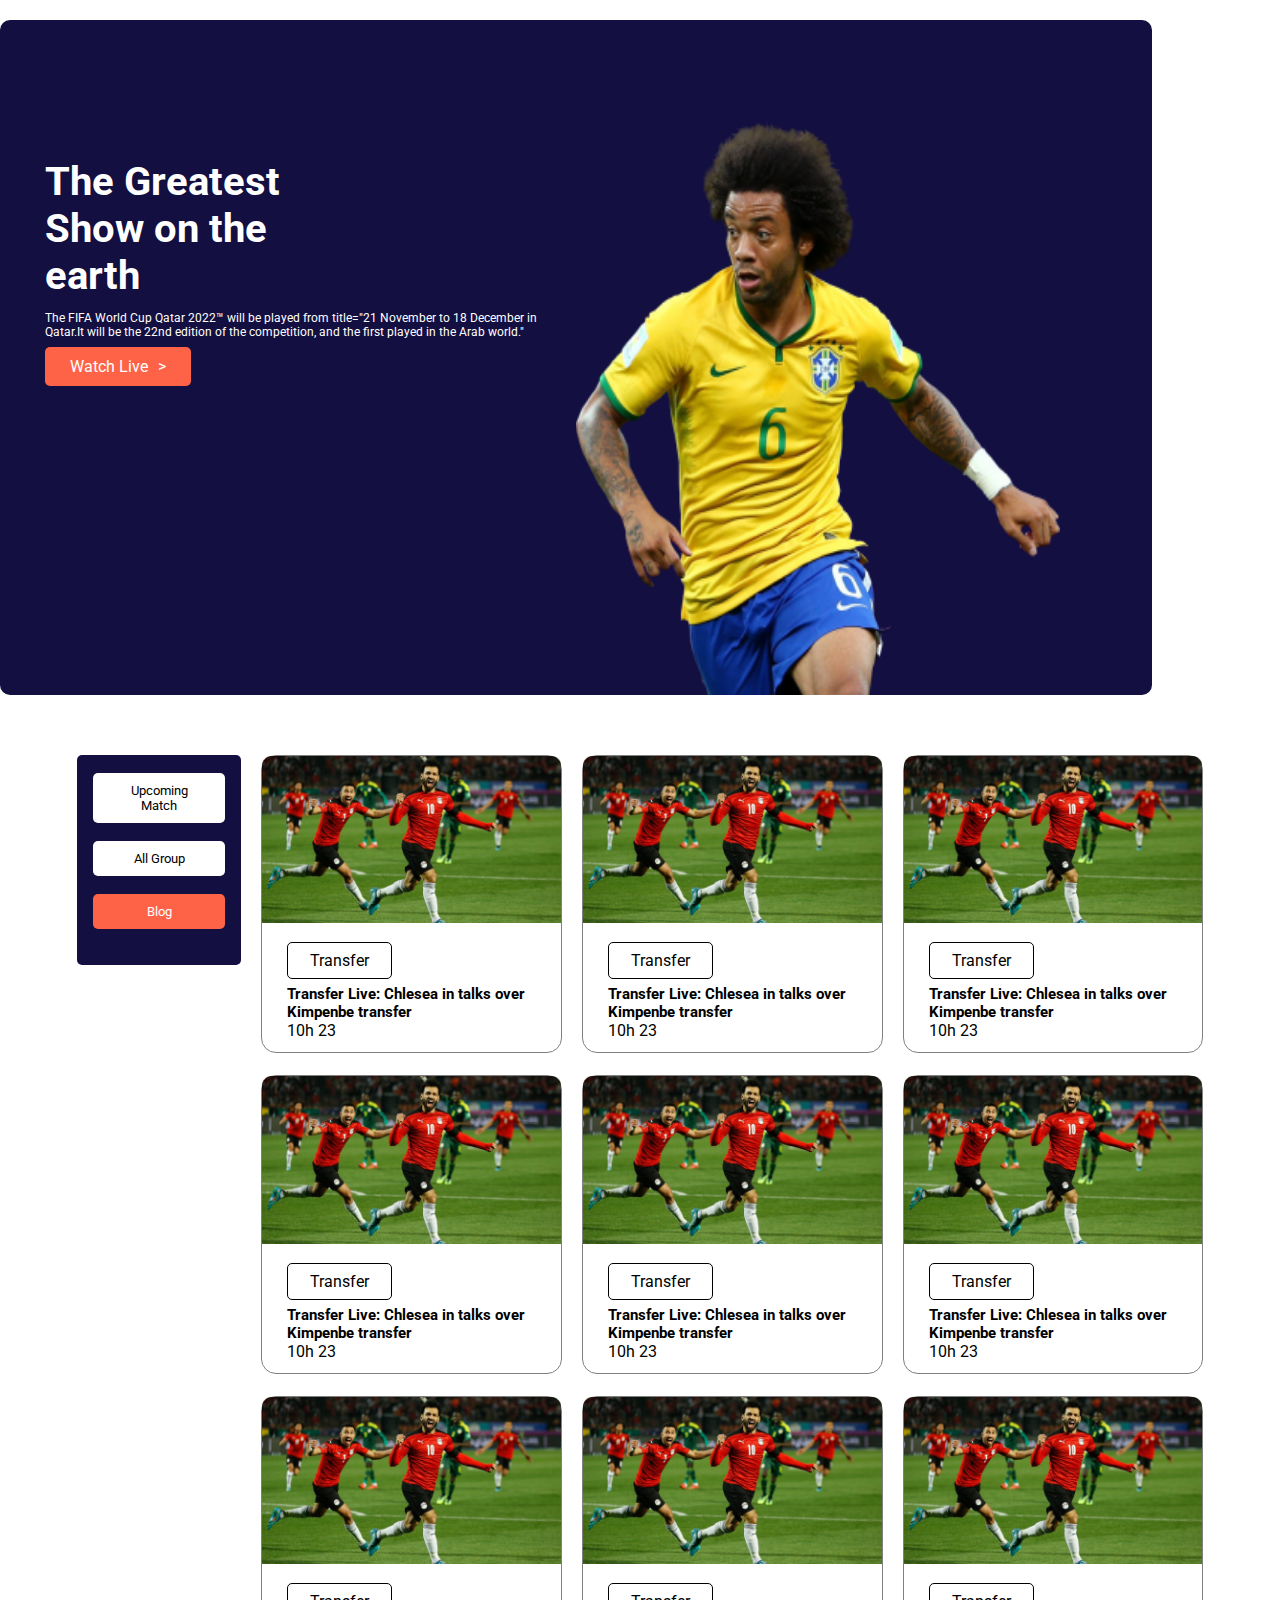
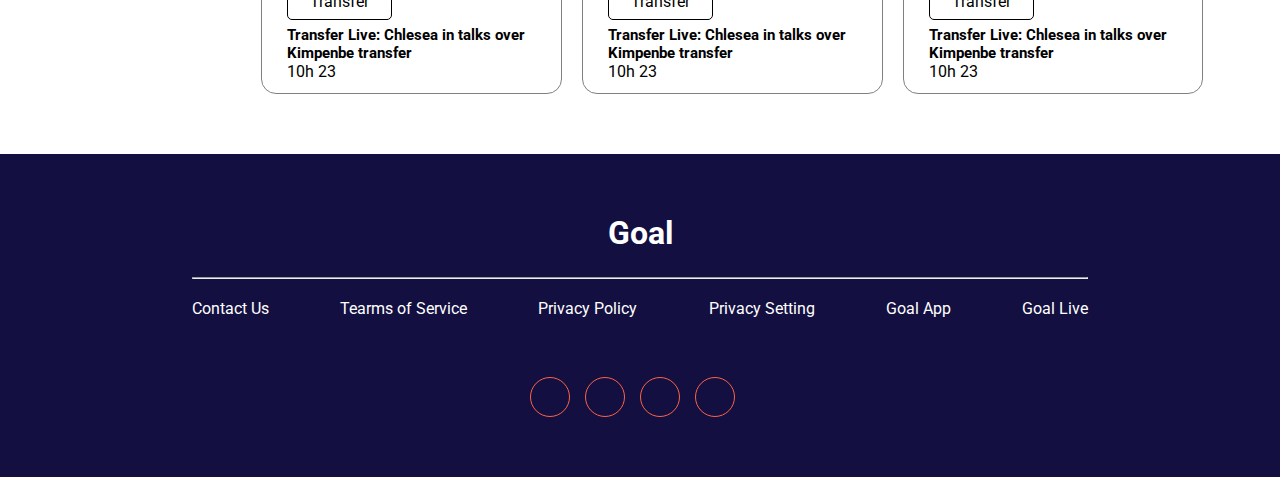
<file: index.html>
<!DOCTYPE html>
<html lang="en">

<head>
    <meta charset="UTF-8">
    <meta http-equiv="X-UA-Compatible" content="IE=edge">
    <meta name="viewport" content="width=device-width, initial-scale=1.0">
    <title>World-Cup</title>
    <!------------Google Font------------>
    <link rel="preconnect" href="https://fonts.gstatic.com" crossorigin>
    <link href="https://fonts.googleapis.com/css2?family=Roboto:wght@100;300;400;700&display=swap" rel="stylesheet">
    <!------------font awesome ------------>
    <link rel="stylesheet" href="https://cdnjs.cloudflare.com/ajax/libs/font-awesome/6.1.1/css/all.min.css"
        integrity="sha512-KfkfwYDsLkIlwQp6LFnl8zNdLGxu9YAA1QvwINks4PhcElQSvqcyVLLD9aMhXd13uQjoXtEKNosOWaZqXgel0g=="
        crossorigin="anonymous" referrerpolicy="no-referrer" />
    <link href="https://cdn.jsdelivr.net/npm/bootstrap@5.2.0-beta1/dist/css/bootstrap.min.css" rel="stylesheet"
        integrity="sha384-0evHe/X+R7YkIZDRvuzKMRqM+OrBnVFBL6DOitfPri4tjfHxaWutUpFmBp4vmVor" crossorigin="anonymous">

    <link rel="stylesheet" href="styles/style.css">

</head>

<body>
    <!-----------Header Section------------>
    <header class="container">
        <div class="header-title">
            <h1>The Greatest<br> Show on the<br> earth</h1>
            <div class="header-sub-title">
                <p class="short-text">The FIFA World Cup Qatar 2022™ will be played from title="21 November to 18
                    December in
                    Qatar.It will be the
                    22nd
                    edition of the competition, and the first played in the Arab world."</p>
            </div>
            <div class="header-btn-div">
                <a class="header-btn" href="#" target="_blank">Watch Live<span class="btn-span">&#x3e</span></a>
            </div>
        </div>
        <div class="header-image">
            <img src="image/header-img.png" alt="">
        </div>
    </header>

    <main>
        <!-----------Match Section------------>
        <section class="match-container">
            <div class="match-left-div">
                <div class="match-left-sub-div">
                    <a class="left-btn" href="upcoming.html" target="_blank">Upcoming Match</a>
                </div>
                <div class="match-left-sub-div">
                    <a class="left-btn white" href="#" target="_blank">All Group</a>
                </div>
                <div class="match-left-sub-div">
                    <a class="left-btn red" href="#" target="_blank">Blog</a>
                </div>
            </div>
            <div class="match-right-card">
                <div class="match-cards">
                    <div class="match-card">
                        <div class="card-image">
                            <img src="image/blog-image.png" alt="">
                        </div>
                        <div class="card-detail">
                            <div class="card-btn">
                                <a class="card-btn-link" href="#" target="_blank">Transfer</a>
                            </div>
                            <div class="card-title">
                                <h5>Transfer Live: Chlesea in talks over Kimpenbe transfer</h5>
                            </div>
                            <div class="card-info">
                                <i class="fa-regular fa-clock"></i>
                                10h
                                <i class="fa-regular fa-message"></i>
                                23
                            </div>
                        </div>
                    </div>
                    <div class="match-card">
                        <div class="card-image">
                            <img src="image/blog-image.png" alt="">
                        </div>
                        <div class="card-detail">
                            <div class="card-btn">
                                <a class="card-btn-link" href="#" target="_blank">Transfer</a>
                            </div>
                            <div class="card-title">
                                <h5>Transfer Live: Chlesea in talks over Kimpenbe transfer</h5>
                            </div>
                            <div class="card-info">
                                <i class="fa-regular fa-clock"></i>
                                10h
                                <i class="fa-regular fa-message"></i>
                                23
                            </div>
                        </div>
                    </div>
                    <div class="match-card">
                        <div class="card-image">
                            <img src="image/blog-image.png" alt="">
                        </div>
                        <div class="card-detail">
                            <div class="card-btn">
                                <a class="card-btn-link" href="#" target="_blank">Transfer</a>
                            </div>
                            <div class="card-title">
                                <h5>Transfer Live: Chlesea in talks over Kimpenbe transfer</h5>
                            </div>
                            <div class="card-info">
                                <i class="fa-regular fa-clock"></i>
                                10h
                                <i class="fa-regular fa-message"></i>
                                23
                            </div>
                        </div>
                    </div>
                    <div class="match-card">
                        <div class="card-image">
                            <img src="image/blog-image.png" alt="">
                        </div>
                        <div class="card-detail">
                            <div class="card-btn">
                                <a class="card-btn-link" href="#" target="_blank">Transfer</a>
                            </div>
                            <div class="card-title">
                                <h5>Transfer Live: Chlesea in talks over Kimpenbe transfer</h5>
                            </div>
                            <div class="card-info">
                                <i class="fa-regular fa-clock"></i>
                                10h
                                <i class="fa-regular fa-message"></i>
                                23
                            </div>
                        </div>
                    </div>
                    <div class="match-card">
                        <div class="card-image">
                            <img src="image/blog-image.png" alt="">
                        </div>
                        <div class="card-detail">
                            <div class="card-btn">
                                <a class="card-btn-link" href="#" target="_blank">Transfer</a>
                            </div>
                            <div class="card-title">
                                <h5>Transfer Live: Chlesea in talks over Kimpenbe transfer</h5>
                            </div>
                            <div class="card-info">
                                <i class="fa-regular fa-clock"></i>
                                10h
                                <i class="fa-regular fa-message"></i>
                                23
                            </div>
                        </div>
                    </div>
                    <div class="match-card">
                        <div class="card-image">
                            <img src="image/blog-image.png" alt="">
                        </div>
                        <div class="card-detail">
                            <div class="card-btn">
                                <a class="card-btn-link" href="#" target="_blank">Transfer</a>
                            </div>
                            <div class="card-title">
                                <h5>Transfer Live: Chlesea in talks over Kimpenbe transfer</h5>
                            </div>
                            <div class="card-info">
                                <i class="fa-regular fa-clock"></i>
                                10h
                                <i class="fa-regular fa-message"></i>
                                23
                            </div>
                        </div>
                    </div>
                    <div class="match-card">
                        <div class="card-image">
                            <img src="image/blog-image.png" alt="">
                        </div>
                        <div class="card-detail">
                            <div class="card-btn">
                                <a class="card-btn-link" href="#" target="_blank">Transfer</a>
                            </div>
                            <div class="card-title">
                                <h5>Transfer Live: Chlesea in talks over Kimpenbe transfer</h5>
                            </div>
                            <div class="card-info">
                                <i class="fa-regular fa-clock"></i>
                                10h
                                <i class="fa-regular fa-message"></i>
                                23
                            </div>
                        </div>
                    </div>
                    <div class="match-card">
                        <div class="card-image">
                            <img src="./image/blog-image.png" alt="">
                        </div>
                        <div class="card-detail">
                            <div class="card-btn">
                                <a class="card-btn-link" href="#" target="_blank">Transfer</a>
                            </div>
                            <div class="card-title">
                                <h5>Transfer Live: Chlesea in talks over Kimpenbe transfer</h5>
                            </div>
                            <div class="card-info">
                                <i class="fa-regular fa-clock"></i>
                                10h
                                <i class="fa-regular fa-message"></i>
                                23
                            </div>
                        </div>
                    </div>
                    <div class="match-card">
                        <div class="card-image">
                            <img src="image/blog-image.png" alt="">
                        </div>
                        <div class="card-detail">
                            <div class="card-btn">
                                <a class="card-btn-link" href="#" target="_blank">Transfer</a>
                            </div>
                            <div class="card-title">
                                <h5>Transfer Live: Chlesea in talks over Kimpenbe transfer</h5>
                            </div>
                            <div class="card-info">
                                <i class="fa-regular fa-clock"></i>
                                10h
                                <i class="fa-regular fa-message"></i>
                                23
                            </div>
                        </div>
                    </div>

                </div>
            </div>
        </section>
        <div class="view-all">
            <a class="view-all-btn" href="#" target="_blank">View All</a>
        </div>
    </main>

    <!-----------Footer Section------------>

    <footer>
        <h3>Goal</h3>
        <div class="footer-details">
            <hr>
            <div class="footer-detail">
                <div class="footer-sub-title">
                    <p>Contact Us</p>
                </div>
                <div class="footer-sub-title">
                    <p>Tearms of Service</p>
                </div>
                <div class="footer-sub-title">
                    <p>Privacy Policy</p>
                </div>
                <div class="footer-sub-title">
                    <p>Privacy Setting</p>
                </div>
                <div class="footer-sub-title">
                    <p>Goal App</p>
                </div>
                <div class="footer-sub-title">
                    <p>Goal Live</p>
                </div>
            </div>
        </div>
        <div class="footer-contact-link">
            <i class="fa-brands icon fa-twitter "></i>
            <i class="fab icon fa-facebook-f"></i>
            <i class="fab icon fa-instagram"></i>
            <i class="fab icon fa-linkedin-in"></i>
        </div>
    </footer>
</body>

</html>
</file>
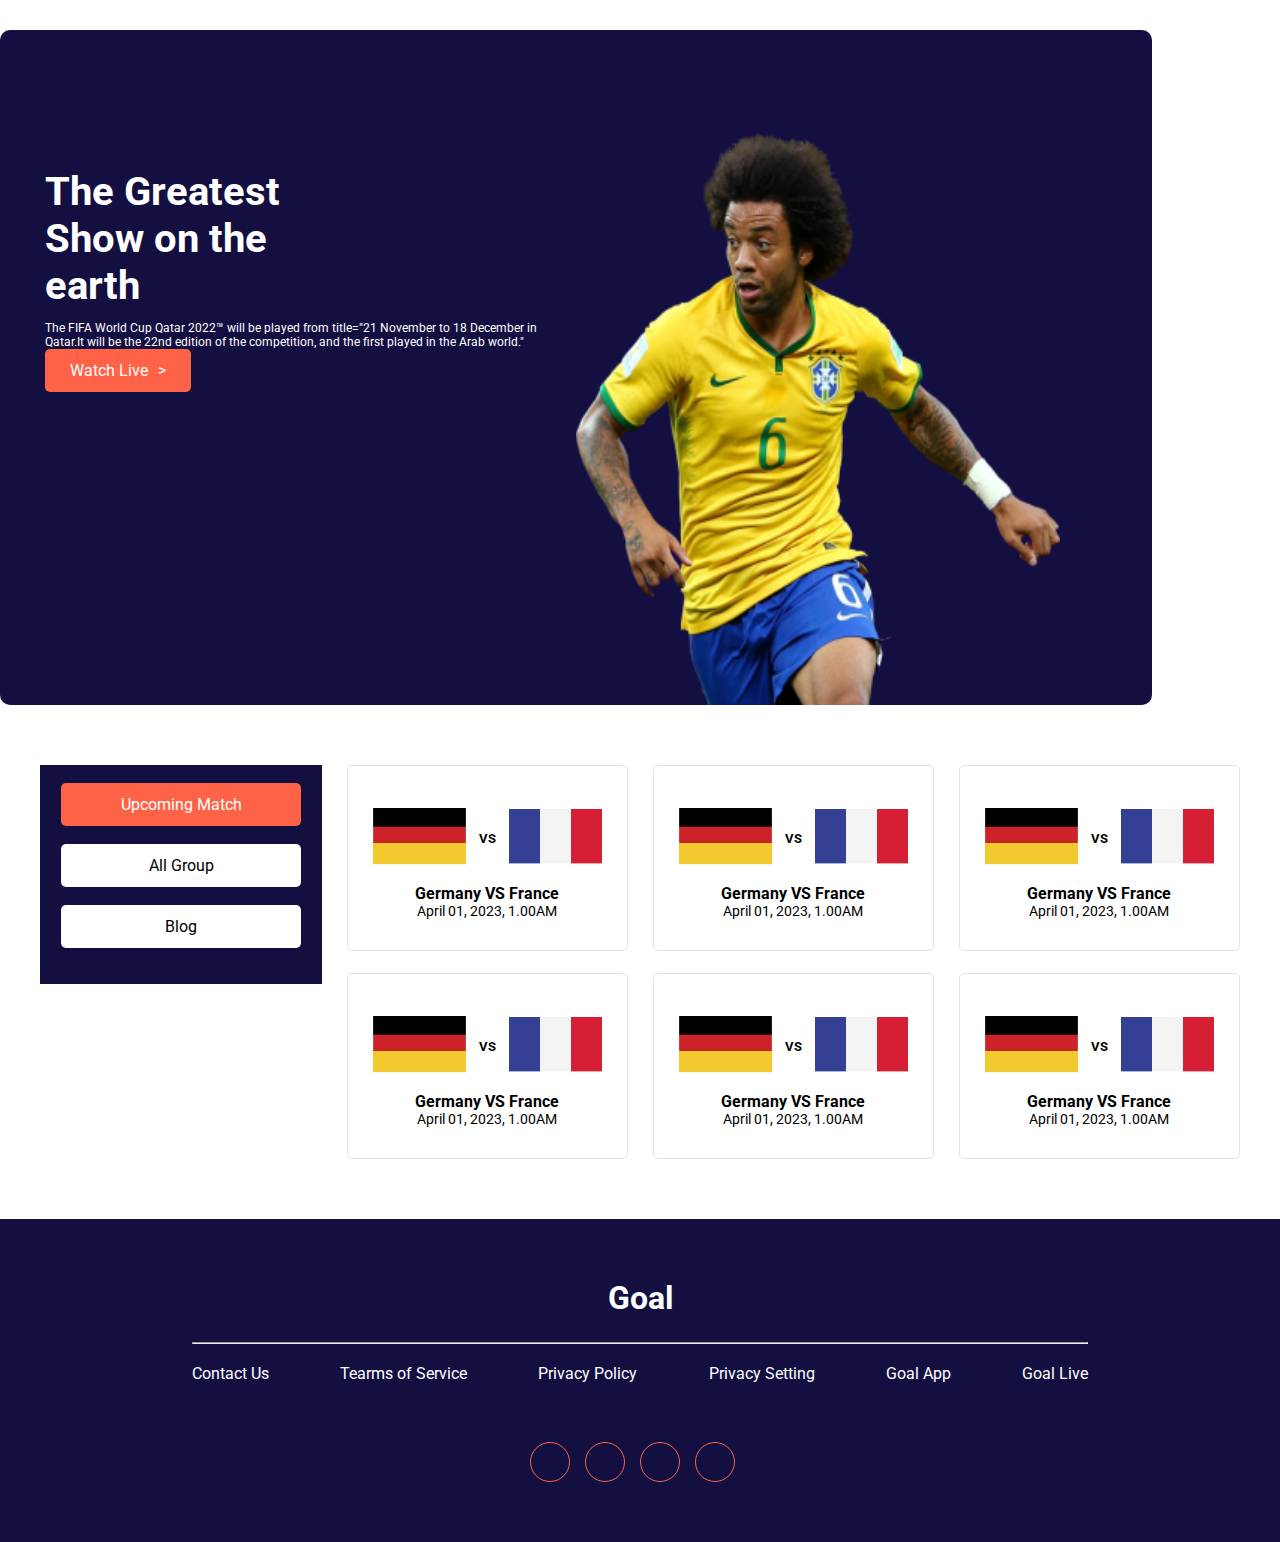
<file: upcoming.html>
<!DOCTYPE html>
<html lang="en">

<head>
    <meta charset="UTF-8">
    <meta http-equiv="X-UA-Compatible" content="IE=edge">
    <meta name="viewport" content="width=device-width, initial-scale=1.0">
    <title>Upcoming Match</title>

    <!------------Google Font------------>
    <link rel="preconnect" href="https://fonts.gstatic.com" crossorigin>
    <link href="https://fonts.googleapis.com/css2?family=Roboto:wght@100;300;400;700&display=swap" rel="stylesheet">
    <!------------font awesome ------------>
    <link rel="stylesheet" href="https://cdnjs.cloudflare.com/ajax/libs/font-awesome/6.1.1/css/all.min.css"
        integrity="sha512-KfkfwYDsLkIlwQp6LFnl8zNdLGxu9YAA1QvwINks4PhcElQSvqcyVLLD9aMhXd13uQjoXtEKNosOWaZqXgel0g=="
        crossorigin="anonymous" referrerpolicy="no-referrer" />
    <link href="https://cdn.jsdelivr.net/npm/bootstrap@5.2.0-beta1/dist/css/bootstrap.min.css" rel="stylesheet"
        integrity="sha384-0evHe/X+R7YkIZDRvuzKMRqM+OrBnVFBL6DOitfPri4tjfHxaWutUpFmBp4vmVor" crossorigin="anonymous">

    <link rel="stylesheet" href="styles/upcoming.css">

</head>

<body>
    <!-----------Header Section------------>
    <header class="container">
        <div class="header-title">
            <h1>The Greatest<br> Show on the<br> earth</h1>
            <div class="header-sub-title">
                <p class="short-text">The FIFA World Cup Qatar 2022™ will be played from title="21 November to 18
                    December in
                    Qatar.It will be the
                    22nd
                    edition of the competition, and the first played in the Arab world."</p>
            </div>
            <div class="header-btn-div">
                <a class="header-btn" href="#" target="_blank">Watch Live<span class="btn-span">&#x3e</span></a>
            </div>
        </div>
        <div class="header-image">
            <img src="image/header-img.png" alt="">
        </div>
    </header>

    <main>
        <!-----------Match Section------------>
        <section class="match-container">
            <div class="match-left-div">
                <div class="match-left-sub-div">
                    <a class="left-btn  red" href="#" target="_blank">Upcoming Match</a>
                </div>
                <div class="match-left-sub-div">
                    <a class="left-btn" href="#" target="_blank">All Group</a>
                </div>
                <div class="match-left-sub-div">
                    <a class="left-btn" href="#" target="_blank">Blog</a>
                </div>
            </div>

            <div class="match-right-card">
                <div class="match-cards">
                    <div class="match-card">
                        <div class="card-image">
                            <div class="match-image-garmany">
                                <img src="image/Flag1.png" alt="Flag">
                            </div>
                            <div class="vs">
                                <span>VS</span>
                            </div>
                            <div class="match-image-franch">
                                <img src="image/Flag2.png" alt="">
                            </div>
                        </div>
                        <div class="card-detail">
                            <h5>Germany VS France</h5>
                            <p>April 01, 2023, 1.00AM</p>
                        </div>
                    </div>
                </div>
                <div class="match-cards">
                    <div class="match-card">
                        <div class="card-image">
                            <div class="match-image-garmany">
                                <img src="image/Flag1.png" alt="">
                            </div>
                            <div class="vs">
                                <span>VS</span>
                            </div>
                            <div class="match-image-franch">
                                <img src="image/Flag2.png" alt="">
                            </div>
                        </div>
                        <div class="card-detail">
                            <h5>Germany VS France</h5>
                            <p>April 01, 2023, 1.00AM</p>
                        </div>
                    </div>
                </div>
                <div class="match-cards">
                    <div class="match-card">
                        <div class="card-image">
                            <div class="match-image-garmany">
                                <img src="image/Flag1.png" alt="">
                            </div>
                            <div class="vs">
                                <span>VS</span>
                            </div>
                            <div class="match-image-franch">
                                <img src="image/Flag2.png" alt="">
                            </div>
                        </div>
                        <div class="card-detail">
                            <h5>Germany VS France</h5>
                            <p>April 01, 2023, 1.00AM</p>
                        </div>
                    </div>
                </div>
                <div class="match-cards">
                    <div class="match-card">
                        <div class="card-image">
                            <div class="match-image-garmany">
                                <img src="image/Flag1.png" alt="">
                            </div>
                            <div class="vs">
                                <span>VS</span>
                            </div>
                            <div class="match-image-franch">
                                <img src="image/Flag2.png" alt="">
                            </div>
                        </div>
                        <div class="card-detail">
                            <h5>Germany VS France</h5>
                            <p>April 01, 2023, 1.00AM</p>
                        </div>
                    </div>
                </div>
                <div class="match-cards">
                    <div class="match-card">
                        <div class="card-image">
                            <div class="match-image-garmany">
                                <img src="image/Flag1.png" alt="">
                            </div>
                            <div class="vs">
                                <span>VS</span>
                            </div>
                            <div class="match-image-franch">
                                <img src="image/Flag2.png" alt="">
                            </div>
                        </div>
                        <div class="card-detail">
                            <h5>Germany VS France</h5>
                            <p>April 01, 2023, 1.00AM</p>
                        </div>
                    </div>
                </div>
                <div class="match-cards">
                    <div class="match-card">
                        <div class="card-image">
                            <div class="match-image-garmany">
                                <img src="image/Flag1.png" alt="">
                            </div>
                            <div class="vs">
                                <span>VS</span>
                            </div>
                            <div class="match-image-franch">
                                <img src="image/Flag2.png" alt="">
                            </div>
                        </div>
                        <div class="card-detail">
                            <h5>Germany VS France</h5>
                            <p>April 01, 2023, 1.00AM</p>
                        </div>
                    </div>
                </div>

            </div>
        </section>
    </main>
    <!-----------Footer Section------------>

    <footer>
        <h3>Goal</h3>
        <div class="footer-details">
            <hr>
            <div class="footer-detail">
                <div class="footer-sub-title">
                    <p>Contact Us</p>
                </div>
                <div class="footer-sub-title">
                    <p>Tearms of Service</p>
                </div>
                <div class="footer-sub-title">
                    <p>Privacy Policy</p>
                </div>
                <div class="footer-sub-title">
                    <p>Privacy Setting</p>
                </div>
                <div class="footer-sub-title">
                    <p>Goal App</p>
                </div>
                <div class="footer-sub-title">
                    <p>Goal Live</p>
                </div>
            </div>
        </div>
        <div class="footer-contact-link">
            <i class="fa-brands fa-twitter "></i>
            <i class="fab fa-facebook-f"></i>
            <i class="fab fa-instagram"></i>
            <i class="fab fa-linkedin-in"></i>
        </div>
    </footer>
</body>

</html>
</file>
<file: styles/style.css>
* {
    margin: 0;
    padding: 0;
    box-sizing: border-box;
}

/*---------Common Styles or Utilities--------*/
body {
    font-family: 'Roboto', sans-serif;
}

:root {
    --navy-blue: #130f40;
    --white: #fff;
}

/*-----------Header Section-----------*/

.container {
    width: 90%;
    height: 75vh;
    background-color: var(--navy-blue);
    display: flex;
    margin-top: 20px;
    border-radius: 10px;

}

.header-title {
    width: 50%;
    padding-top: 12%;
    padding-left: 45px;
    color: var(--white);
}

.header-title h1 {
    font-size: 2.5em;
    font-weight: bold;
}

.short-text {
    font-size: 0.75em;
    padding-top: 12px;
}

.header-btn-div {
    padding-top: 18px;
}

.header-btn {
    text-decoration: none;
    background: tomato;
    color: #fff;
    padding: 10px 25px;
    border-radius: 5px;
    transition: .5s;
}

.header-btn:hover {
    background: none;
    border: 1px solid orange;
    color: orange;
    padding: 10px 25px;
    cursor: pointer;
}

.btn-span {
    padding-left: 10px;
}

.header-image {
    width: 50%;

}

.header-image img {
    width: 84%;
    height: 75vh;
    padding-top: 100px;
}

/*-----------Match Section-----------*/

.match-container {
    width: 88%;
    display: flex;
    padding-top: 60px;
    margin: 0 auto;

}

.match-left-div {
    width: 20%;
    height: 210px;
    background-color: var(--navy-blue);
    text-align: center;
    border-radius: 5px;
    margin-bottom: 50px;
}

.left-btn {
    background: white;
    color: black;
    font-size: 0.80em;
    padding: 10px 20px;
    border-radius: 5px;
    text-decoration: none;
    display: inline-block;
    margin-top: 18px;
    width: 80%;
}

.red {
    background-color: tomato;
    color: var(--white);
}

.match-cards {
    display: grid;
    grid-template-columns: repeat(3, 1fr);
    grid-row-gap: 22px;
}

.card-image img {
    width: 100%;
}

.card-detail {
    padding: 12px 25px;
}

.match-card {
    margin-left: 20px;
    border: 1px solid gray;
    border-radius: 15px;
}

.card-btn {
    padding-top: 12px;
}


.card-btn-link {
    text-decoration: none;
    color: black;
    padding: 8px 22px;
    border: 1px solid black;
    border-radius: 5px;
}

.card-title h5 {
    padding-top: 15px;
    font-size: 0.95em;
    font-weight: bold;
}

.card-info i {
    font-size: 0.85em;
    text-align: center;
}

.view-all {
    margin-top: 62px;
    margin-left: 45%;
    display: none;
}

.view-all-btn {
    text-decoration: none;
    background: tomato;
    color: #fff;
    padding: 12px 25px;
    border-radius: 5px;
    transition: .5s;
}

.view-all-btn a:hover {
    background: none;
    border: 1px solid orange;
    color: orange;
    padding: 9px 19px;
    cursor: pointer;
}

/*-----------Footer Section-----------*/

footer {
    background-color: var(--navy-blue);
    margin-top: 60px;
}

footer h3 {
    font-size: 2em;
    color: var(--white);
    text-align: center;
    padding-top: 60px;
    padding-bottom: 25px;
}

hr {
    width: 100%;
    color: #b2bec3;
    text-align: center;
}

.footer-details {
    width: 70%;
    height: 100px;
    margin: 0 auto;
}

.footer-detail {
    display: flex;
    justify-content: space-between;
    color: var(--white);
    padding-top: 20px;
}

.footer-sub-title {
    font-size: 1em;
}

.footer-contact-link {
    display: flex;
    justify-content: center;
    align-items: center;
    padding-bottom: 60px;

}

.footer-contact-link i {
    width: 40px;
    height: 40px;
    line-height: 40px;
    font-size: 22px;
    color: var(--white);
    text-align: center;
    border: 1px solid tomato;
    margin-right: 15px;
    border-radius: 50%;
    transition: 0.5s;
    cursor: pointer;
}

.footer-contact-link i:hover {
    background: none;
    transform: translateY(-10px);
    border: 1px solid orange;
    color: orange;
    cursor: pointer;
}

/* -----------------
     Media Querise
---------------- */

/*-------- Mobile Devices--------- */
@media only screen and (max-width: 688px) {
    .container {
        width: 90%;
        height: 40%;
        flex-direction: column;
    }

    .header-title {
        width: 100%;
        padding-top: 10vh;
        text-align: center;
    }

    .header-title h1 {
        font-size: 2.2em;
        padding-right: 50px;
        margin-bottom: 10px;
    }

    .header-sub-title {
        width: 60%;
        overflow: hidden;
        margin: 0 auto;
    }

    .short-text {
        white-space: nowrap;
        overflow: hidden;
        text-overflow: ellipsis;
        font-size: 0.95em;
        padding-top: 12px;
    }

    .short-text {
        font-size: 0.75em;
        padding-top: 12px;
        padding-right: 40px;
    }

    .header-btn-div {
        padding-top: 12px;
        padding-right: 40px;
    }

    .header-image {
        margin: 0 auto;
        margin-top: 20px;
    }

    .header-image img {
        width: 100%;
        padding-top: 25px;
    }

    .match-container {
        width: 88%;
        display: flex;
        flex-direction: column;
        align-items: center;
        padding-top: 40px;
        text-align: center;
    }

    .match-left-div {
        width: 80%;
        background-color: white;
        text-align: center;
    }

    .left-btn {
        text-decoration: none;
        background: var(--white);
        color: black;
        font-size: 1.2em;
        padding: 12px 35px;
        border-radius: 5px;
        transition: .5s;
        display: inline-block;
        margin-top: 18px;
        border: 1px solid gray;
    }

    .red {
        background-color: tomato;
        color: var(--white);
        border: none;
    }


    .match-cards {
        display: grid;
        grid-template-columns: repeat(3, 1fr);
        grid-row-gap: 20px;

    }

    .match-card {
        margin-left: 18px;
        border: 1px solid gray;
        border-radius: 15px;
    }

    .card-image img {
        width: 100%;
    }

    .card-detail {
        padding: 12px 25px;
    }

    .card-btn {
        padding-top: 12px;
    }

    .card-btn-link {
        text-decoration: none;
        color: black;
        padding: 8px 22px;
        border: 1px solid black;
        border-radius: 5px;
    }

    .card-title h5 {
        padding-top: 15px;
        font-size: 0.95em;
        font-weight: bold;
    }

    .card-info i {
        font-size: 0.85em;
        text-align: center;
    }

    .view-all {
        margin-top: 62px;
        margin-left: 45%;
        display: none;
    }

    .view-all-btn {
        text-decoration: none;
        background: tomato;
        color: #fff;
        padding: 12px 25px;
        border-radius: 5px;
        transition: .5s;
    }

    .view-all-btn a:hover {
        background: none;
        border: 1px solid orange;
        color: orange;
        padding: 9px 19px;
        cursor: pointer;
    }

    /*-----------Footer Section-----------*/

    footer {
        background-color: var(--navy-blue);
        margin-top: 60px;
    }

    footer h3 {
        font-size: 1.8em;
    }

    .footer-detail {
        display: flex;
        flex-direction: column;
        align-items: center;
    }

    .footer-contact-link {
        margin-top: 35%;
    }

    .view-all {
        display: none;
    }
}

/*-------- Tablet Devices--------- */
@media only screen and (min-width:689px) and (max-width:992px) {
    .container {
        width: 90%;
        height: 90vh;
    }

    .header-title {
        width: 50%;
        padding-top: 30px;
    }

    .header-image {
        width: 50%;
    }

    .header-image img {
        width: 100%;
        height: 90vh;
    }

    .header-title h1 {
        font-size: 1.8em;
    }

    .header-title p {
        font-size: 0.70em;
        padding-top: 8px;
    }


    .match-container {
        display: grid;
        grid-template-columns: repeat(1, 1fr);
        text-align: center;
        margin-right: 50px;
    }

    .match-left-div {
        width: 100%;
        height: 80px;
        font-size: 20px;
        display: flex;
        flex-direction: row;
        justify-content: space-between;
        background-color: white;
    }



    .match-left-sub-div {
        width: 25%;
        margin: 5px;
    }

    .left-btn {
        background-color: white;
        border: 1px solid grey;
        text-decoration: none;
        background: var(--white);
        color: black;
        font-size: 0.80em;
        padding: 10px 20px;
        border-radius: 5px;
        display: inline-block;
        margin-top: 18px;
    }

    .red {
        background-color: tomato;
        color: var(--white);
        margin-top: 32px;
        padding: 15px 10px;
    }

    .white {
        margin-top: 32px;
        padding: 15px 10px;
    }


    .match-right-card {
        margin-top: 40px;
    }


    .match-cards {
        grid-template-columns: repeat(2, 1fr);

    }

    .view-all {
        display: block;
    }

    .footer-detail {
        display: flex;
        flex-grow: row;
        justify-content: space-between;
        align-items: flex-start;
        padding-right: 8px;
        margin-right: 10px;
    }

    .footer-contact-link {
        margin-top: 20px;
    }

    .footer-sub-title p {
        padding: 12px;
        margin-right: 15px;

    }

}
</file>
<file: styles/upcoming.css>
* {
    margin: 0;
    padding: 0;
    box-sizing: border-box;
}

/*---------Common Styles or Utilities--------*/
body {
    font-family: 'Roboto', sans-serif;
}

:root {
    --navy-blue: #130f40;
    --white: #fff;
    --gray: #dfe4ea;
}

/*-----------Header Section-----------*/

.container {
    width: 90%;
    height: 75vh;
    background-color: var(--navy-blue);
    display: flex;
    margin-top: 30px;
    border-radius: 10px;
}

.header-title {
    width: 50%;
    padding-top: 12%;
    padding-left: 45px;
    color: var(--white);
}

.header-title h1 {
    font-size: 2.5em;
    font-weight: bold;
}

.header-title p {
    font-size: 0.75em;
    padding-top: 12px;
}

.header-btn-div {
    padding-top: 12px;
}

.header-btn {
    text-decoration: none;
    background: tomato;
    color: #fff;
    padding: 12px 25px;
    border-radius: 5px;
    transition: .5s;
}

.header-btn:hover {
    background: none;
    border: 1px solid orange;
    color: orange;
    padding: 9px 19px;
    cursor: pointer;
}

.btn-span {
    padding-left: 10px;
}

.header-image {
    width: 50%;

}

.header-image img {
    width: 84%;
    height: 75vh;
    padding-top: 100px;
}

/*-----------Match Section-----------*/

.match-container {
    width: 100%;
    display: flex;
    justify-content: center;
    padding-top: 60px;
}

.match-left-div {
    width: 22%;
    height: 219px;
    background-color: var(--navy-blue);
    text-align: center;
}

.left-btn {
    text-decoration: none;
    background: var(--white);
    color: black;
    font-size: 1em;
    padding: 12px 28px;
    border-radius: 5px;
    transition: .5s;
    display: inline-block;
    margin-top: 18px;
    width: 85%;
}

.red {
    background-color: tomato;
    color: var(--white);
}

.match-right-card {
    display: grid;
    grid-template-columns: repeat(3, 1fr);
    grid-row-gap: 22px;

}

.match-cards {
    margin-left: 25px;
    border: 1px solid var(--gray);
    border-radius: 5px;
    padding: 42px 25px 30px;
}

.card-image {
    display: flex;
    align-items: center;
}

.vs {
    padding: 0 12px 0;
    font-size: 0.80em;
    font-weight: bold;
}

.card-detail h5 {
    padding-top: 15px;
    font-size: 1em;
    font-weight: bold;
    text-align: center;
}

.card-detail p {
    font-size: 0.90em;
    text-align: center;
}

/*-----------Footer Section-----------*/

footer {
    background-color: var(--navy-blue);
    margin-top: 60px;
}

footer h3 {
    font-size: 2em;
    color: var(--white);
    text-align: center;
    padding-top: 60px;
    padding-bottom: 25px;
}

hr {
    width: 100%;
    color: #b2bec3;
    text-align: center;
}

.footer-details {
    width: 70%;
    height: 100px;
    margin: 0 auto;
}

.footer-detail {
    display: flex;
    justify-content: space-between;
    color: var(--white);
    padding-top: 20px;
}

.footer-sub-title {
    font-size: 1em;
}

.footer-contact-link {
    display: flex;
    justify-content: center;
    align-items: center;
    padding-bottom: 60px;

}

.footer-contact-link i {
    width: 40px;
    height: 40px;
    line-height: 40px;
    font-size: 22px;
    color: var(--white);
    text-align: center;
    border: 1px solid tomato;
    margin-right: 15px;
    border-radius: 50%;
    transition: 0.5s;
    cursor: pointer;
}

.footer-contact-link i:hover {
    background: none;
    transform: translateY(-10px);
    border: 1px solid orange;
    color: orange;
    cursor: pointer;
}

/* -----------------
     Media Querise
---------------- */

/*-------- Mobile Devices--------- */
@media only screen and (max-width: 688px) {
    .container {
        width: 90%;
        height: 40%;
        flex-direction: column;
    }

    .header-title {
        width: 100%;
        padding-top: 10vh;
        text-align: center;
    }

    .header-title h1 {
        font-size: 2.2em;
        padding-right: 50px;
        margin-bottom: 10px;
    }

    .header-sub-title {
        width: 60%;
        overflow: hidden;
        margin: 0 auto;
    }

    .short-text {
        white-space: nowrap;
        overflow: hidden;
        text-overflow: ellipsis;
        font-size: 0.95em;
        padding-top: 12px;
        font-size: 0.75em;
        padding-right: 40px;
    }

    .header-btn-div {
        padding-top: 12px;
        padding-right: 40px;
    }

    .header-image {
        margin: 0 auto;
        margin-top: 20px;
    }

    .header-image img {
        width: 100%;
        padding-top: 25px;
    }

    .match-container {
        width: 100%;
        flex-direction: column;
        align-items: center;
        padding-top: 40px;
        margin: 0 auto;
    }

    .match-left-div {
        width: 80%;
        background-color: white;
        text-align: center;
    }

    .left-btn {
        text-decoration: none;
        background: var(--white);
        color: black;
        font-size: 1.2em;
        padding: 12px 35px;
        border-radius: 5px;
        transition: .5s;
        display: inline-block;
        margin-top: 18px;
        border: 1px solid gray;
    }

    .red {
        background-color: tomato;
        color: var(--white);
        border: none;
    }

    footer h3 {
        font-size: 1.8em;
    }

    .footer-detail {
        display: flex;
        flex-direction: column;
        align-items: center;
    }

    .footer-contact-link {
        margin-top: 35%;
    }

    .view-all {
        display: none;
    }
}

/*-------- Tablet Devices--------- */
@media only screen and (min-width:689px) and (max-width:992px) {
    .container {
        width: 90%;
        height: 90vh;
    }

    .header-title {
        width: 50%;
        padding-top: 30px;
    }

    .header-image {
        width: 50%;
    }

    .header-image img {
        width: 100%;
        height: 90vh;
    }

    .header-title h1 {
        font-size: 1.8em;
    }

    .header-title p {
        font-size: 0.70em;
        padding-top: 8px;
    }

    .match-left-sub-div a {
        display: flex;
        flex-direction: row;
        padding: 35px 0;
    }

    .match-left-sub-div a {
        width: 30%;
        padding: 35px 0;
        background-color: red;
    }

    .view-all {
        display: block;
    }

    .footer-detail {
        display: flex;
        flex-direction: column;
        align-items: center;
    }

    .footer-contact-link {
        margin-top: 20px;
    }

}
</file>
